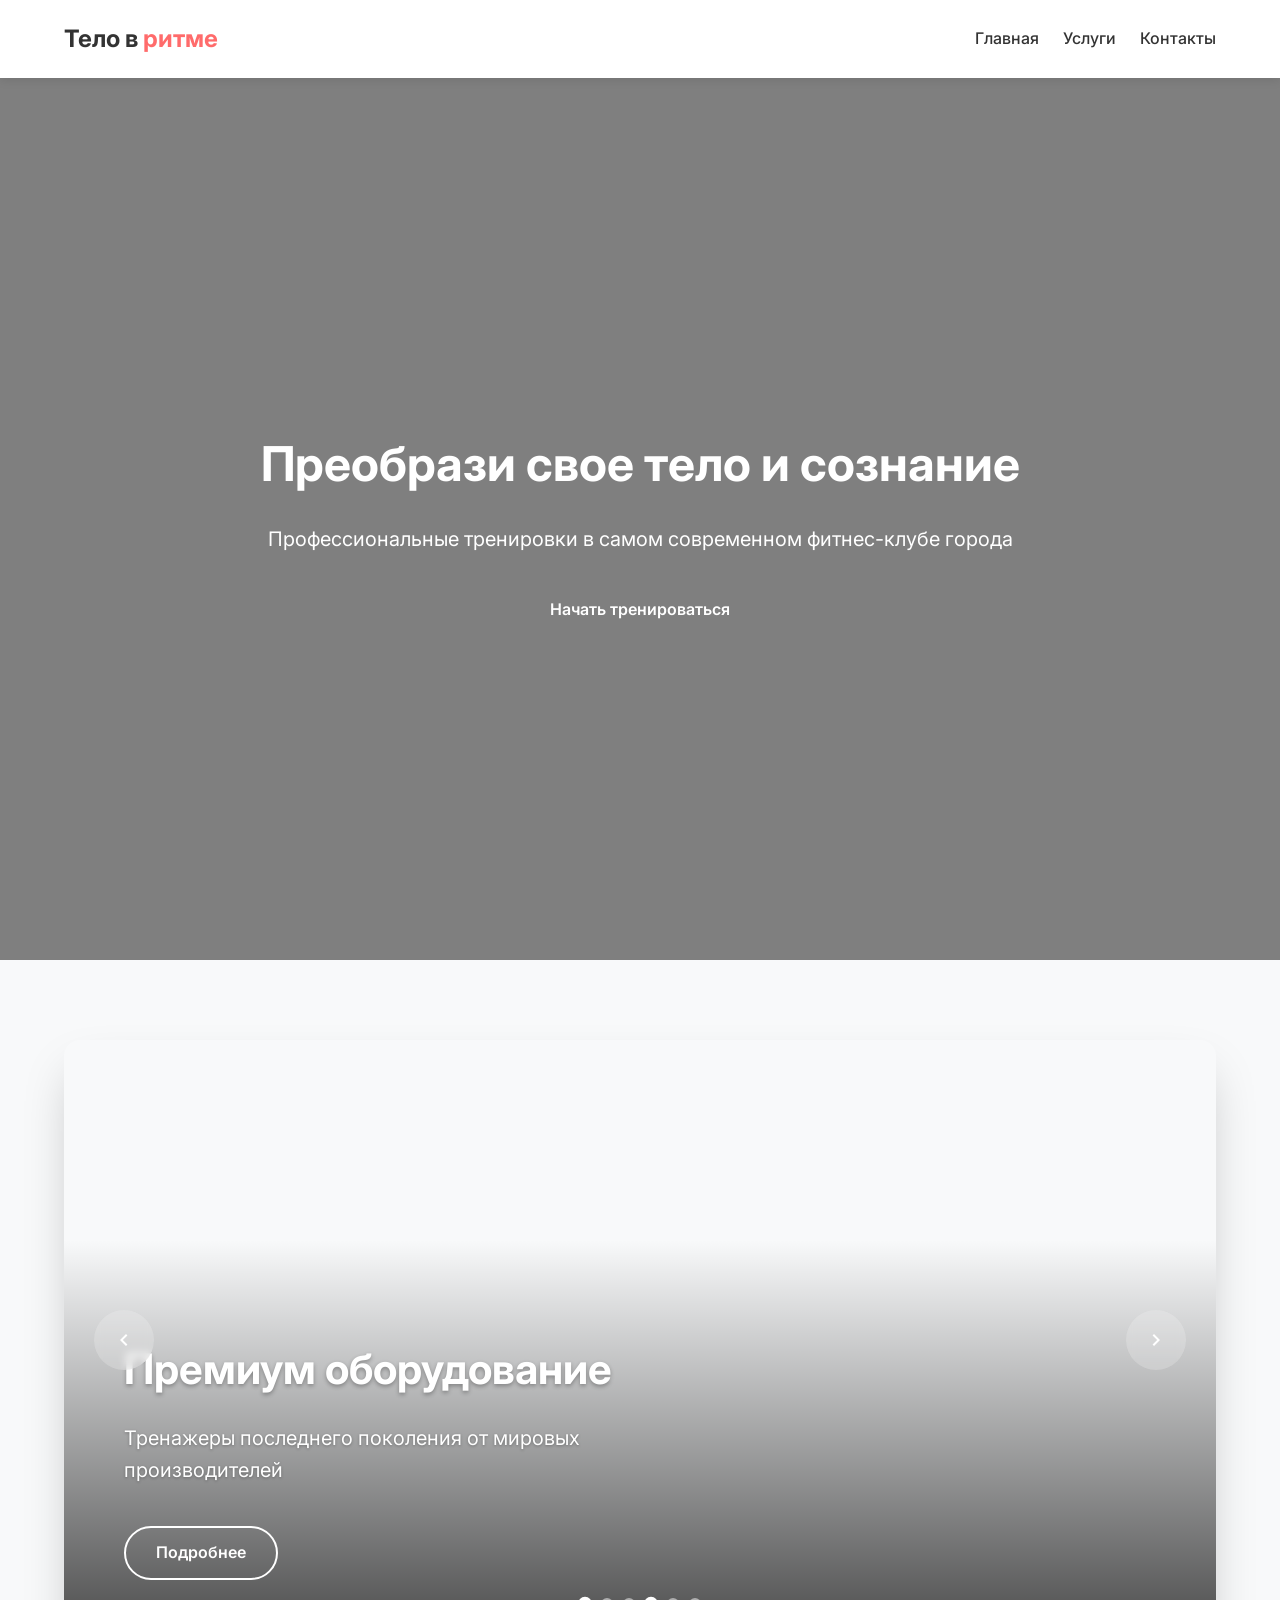
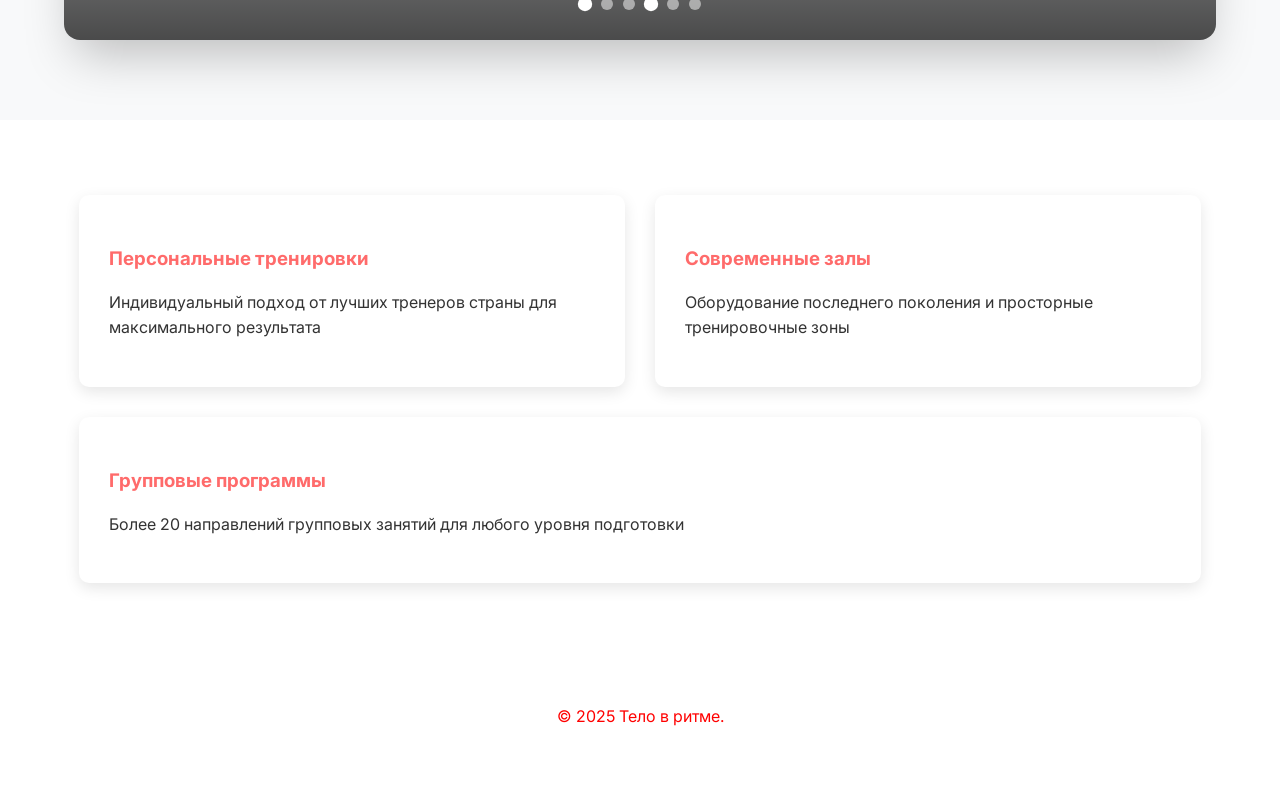
<file: index.html>
<!DOCTYPE html>
<html lang="ru">
<head>
  <meta charset="UTF-8">
  <meta name="viewport" content="width=device-width, initial-scale=1.0">
  <title>Тело в ритме | Премиум фитнес-клуб</title>
  <link href="https://fonts.googleapis.com/css2?family=Inter:wght@400;500;600;700&display=swap" rel="stylesheet">
  <link rel="stylesheet" href="style.css">
</head>
<body>
  <header>
    <div class="container header-content">
      <div class="logo">Тело в <span>ритме</span></div>
      <nav>
        <a href="index.html">Главная</a>
        <a href="services.html">Услуги</a>
        <a href="contacts.html">Контакты</a>
      </nav>
    </div>
  </header>
  <section class="hero">
    <div class="container">
      <div class="hero-content fade-in">
        <h1>Преобрази свое тело и сознание</h1>
        <p>Профессиональные тренировки в самом современном фитнес-клубе города</p>
        <a href="services.html" class="btn">Начать тренироваться</a>
      </div>
    </div>
  </section>
  <section class="slider-section">
  <div class="container">
    <div class="slider">
      <!-- Слайд 1 -->
      <div class="slide active">
        <div class="slide-image" style="background-image: url('https://images.unsplash.com/photo-1571902943202-507ec2618e8f?ixlib=rb-4.0.3&ixid=M3wxMjA3fDB8MHxwaG90by1wYWdlfHx8fGVufDB8fHx8fA%3D%3D&auto=format&fit=crop&w=1450&q=80');"></div>
        <div class="slide-content">
          <h2>Премиум оборудование</h2>
          <p>Тренажеры последнего поколения от мировых производителей</p>
          <a href="#" class="btn btn-slide">Подробнее</a>
        </div>
      </div>
      
      <!-- Слайд 2 -->
      <div class="slide">
        <div class="slide-image" style="background-image: url('https://images.unsplash.com/photo-1571019614242-c5c5dee9f50b?ixlib=rb-1.2.1&auto=format&fit=crop&w=1350&q=80');"></div>
        <div class="slide-content">
          <h2>Групповые занятия</h2>
          <p>20+ направлений для любого уровня подготовки</p>
          <a href="#" class="btn btn-slide">Подробнее</a>
        </div>
      </div>
      
      <!-- Слайд 3 -->
      <div class="slide">
        <div class="slide-image" style="background-image: url('https://images.unsplash.com/photo-1538805060514-97d9cc17730c?ixlib=rb-1.2.1&auto=format&fit=crop&w=1350&q=80');"></div>
        <div class="slide-content">
          <h2>Персональный подход</h2>
          <p>Индивидуальные программы от лучших тренеров</p>
          <a href="#" class="btn btn-slide">Подробнее</a>
        </div>
      </div>
      
      <!-- Навигационные точки -->
      <div class="slider-dots"></div>
      
      <!-- Кнопки управления -->
      <button class="slider-nav prev-btn">
        <svg width="24" height="24" viewBox="0 0 24 24"><path d="M15.41 16.59L10.83 12l4.58-4.59L14 6l-6 6 6 6 1.41-1.41z"/></svg>
      </button>
      <button class="slider-nav next-btn">
        <svg width="24" height="24" viewBox="0 0 24 24"><path d="M8.59 16.59L13.17 12 8.59 7.41 10 6l6 6-6 6-1.41-1.41z"/></svg>
      </button>
    </div>
  </div>
</section>
  <main class="container">
    <section class="features">
      <div class="feature-card fade-in">
        <h3>Персональные тренировки</h3>
        <p>Индивидуальный подход от лучших тренеров страны для максимального результата</p>
      </div>
      <div class="feature-card fade-in">
        <h3>Современные залы</h3>
        <p>Оборудование последнего поколения и просторные тренировочные зоны</p>
      </div>
      <div class="feature-card fade-in">
        <h3>Групповые программы</h3>
        <p>Более 20 направлений групповых занятий для любого уровня подготовки</p>
      </div>
    </section>
  </main>
  <footer>
    <div class="container">
      <p>© 2025 Тело в ритме.</p>
    </div>
  </footer>
  <script src="script.js"></script>
</body>
</html>
</file>
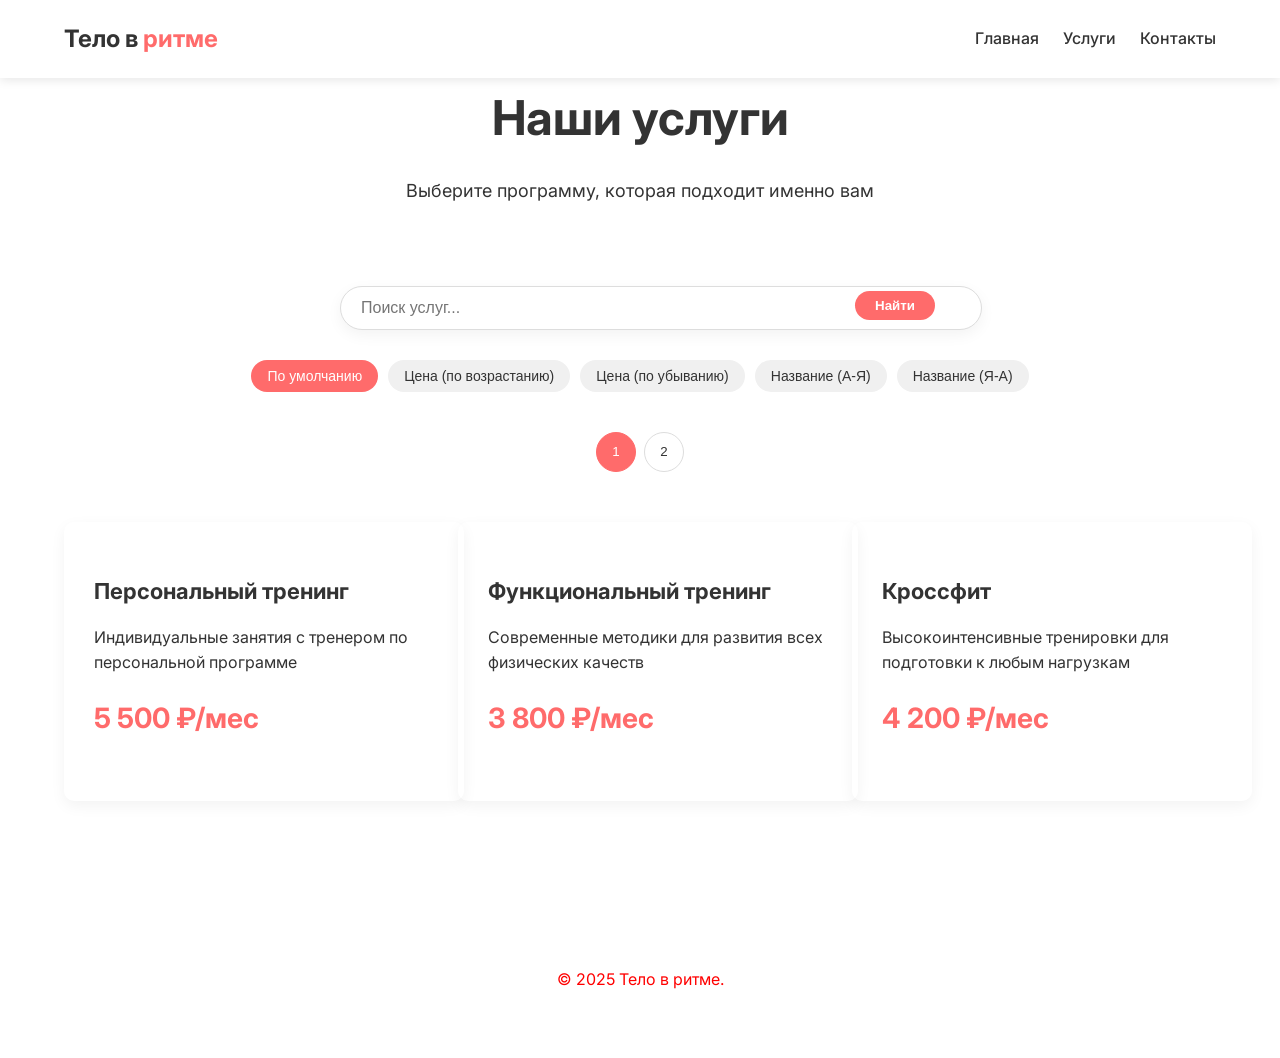
<file: services.html>
<!DOCTYPE html>
<html lang="ru">
<head>
  <meta charset="UTF-8">
  <meta name="viewport" content="width=device-width, initial-scale=1.0">
  <title>Тело в ритме | Наши услуги</title>
  <link href="https://fonts.googleapis.com/css2?family=Inter:wght@400;500;600;700&display=swap" rel="stylesheet">
  <link rel="stylesheet" href="style.css">
  <script src="script.js"></script>
</head>
<body>
  <header>
    <div class="container header-content">
      <div class="logo">Тело в <span>ритме</span></div>
      <nav>
  <a href="index.html">Главная</a>
  <a href="services.html">Услуги</a>
  <a href="contacts.html">Контакты</a>
</nav>
    </div>
  </header>

  <main class="container">
    <section class="services-header">
      <h1>Наши услуги</h1>
      <p>Выберите программу, которая подходит именно вам</p>
    </section>

    <div class="search-container">
  <input type="text" placeholder="Поиск услуг...">
  <button class="btn">Найти</button>
</div>

<div class="sort-options">
  <button class="sort-btn active" data-sort="default">По умолчанию</button>
  <button class="sort-btn" data-sort="price-asc">Цена (по возрастанию)</button>
  <button class="sort-btn" data-sort="price-desc">Цена (по убыванию)</button>
  <button class="sort-btn" data-sort="name-asc">Название (А-Я)</button>
  <button class="sort-btn" data-sort="name-desc">Название (Я-А)</button>
</div>
<div class="pagination">
  <button class="page-btn active">1</button>
  <button class="page-btn">2</button>
  <button class="page-btn">3</button>
</div>

    <div class="service-list">
      <div class="service-item" data-price="5500" data-name="Персональный тренинг" data-category="personal">
        <a href="personal-training.html" class="service-link">
          <div class="service-details">
            <h3>Персональный тренинг</h3>
            <p>Индивидуальные занятия с тренером по персональной программе</p>
            <div class="price">5 500 ₽/мес</div>
          </div>
        </a>
      </div>
      
      <div class="service-item" data-price="3800" data-name="Функциональный тренинг" data-category="group">
        <div class="service-details">
          <h3>Функциональный тренинг</h3>
          <p>Современные методики для развития всех физических качеств</p>
          <div class="price">3 800 ₽/мес</div>
        </div>
      </div>
      
      <div class="service-item" data-price="4200" data-name="Кроссфит" data-category="group">
        <div class="service-details">
          <h3>Кроссфит</h3>
          <p>Высокоинтенсивные тренировки для подготовки к любым нагрузкам</p>
          <div class="price">4 200 ₽/мес</div>
        </div>
      </div>
      
      <div class="service-item" data-price="3500" data-name="Йога" data-category="group">
        <div class="service-details">
          <h3>Йога</h3>
          <p>Классические и современные направления йоги для тела и духа</p>
          <div class="price">3 500 ₽/мес</div>
        </div>
      </div>
      
      <div class="service-item" data-price="3200" data-name="Пилатес" data-category="group">
        <div class="service-details">
          <h3>Пилатес</h3>
          <p>Укрепление мышечного корсета и развитие гибкости</p>
          <div class="price">3 200 ₽/мес</div>
        </div>
      </div>
      
      <div class="service-item" data-price="4500" data-name="Тренажерный зал" data-category="gym">
        <div class="service-details">
          <h3>Тренажерный зал</h3>
          <p>Доступ ко всем тренажерам и оборудованию клуба</p>
          <div class="price">4 500 ₽/мес</div>
        </div>
      </div>
    </div>

    <div class="pagination">
      <button class="page-btn active">1</button>
      <button class="page-btn">2</button>
      <button class="page-btn">3</button>
    </div>
  </main>

  <footer>
    <div class="container">
      <p>© 2025 Тело в ритме.</p>
    </div>
  </footer>
</body>
</html>
</file>
<file: style.css>
/* Общие стили */
body {
  font-family: 'Inter', sans-serif;
  margin: 0;
  padding: 0;
  color: #333;
  line-height: 1.6;
}
.container {
  width: 90%;
  max-width: 1200px;
  margin: 0 auto;
}
header {
  background-color: #fff;
  box-shadow: 0 2px 10px rgba(0, 0, 0, 0.1);
  padding: 20px 0;
  position: fixed;
  width: 100%;
  top: 0;
  z-index: 1000;
}
.header-content {
  display: flex;
  justify-content: space-between;
  align-items: center;
}
.logo {
  font-size: 24px;
  font-weight: 700;
}
.logo span {
  color: #ff6b6b;
}
nav a {
  margin-left: 20px;
  text-decoration: none;
  color: #333;
  font-weight: 500;
}
nav a.active {
  color: #ff6b6b;
  font-weight: 600;
}
.hero {
  background: linear-gradient(rgba(0, 0, 0, 0.5), rgba(0, 0, 0, 0.5)), url('https://png.pngtree.com/thumb_back/fw800/background/20241210/pngtree-modern-gym-with-dramatic-red-lights-creating-an-intense-atmosphere-for-image_16730154.jpg') no-repeat center center/cover;
  height: 100vh;
  display: flex;
  align-items: center;
  color: white;
  text-align: center;
  margin-top: 0;
  padding-top: 60px;
}
.hero-content {
  max-width: 800px;
  margin: 0 auto;
}
.hero h1 {
  font-size: 48px;
  margin-bottom: 20px;
}
.hero p {
  font-size: 20px;
  margin-bottom: 30px;
}
.btn {
  display: inline-block;
  background-color: #ff6b6b;
  color: white;
  padding: 12px 30px;
  border-radius: 30px;
  text-decoration: none;
  font-weight: 600;
  transition: all 0.3s ease;
}
.btn:hover {
  background-color: #ff5252;
  transform: translateY(-3px);
}
.slider-section {
  padding: 80px 0;
  background-color: #f8f9fa;
}
.slider {
  position: relative;
  height: 500px;
  overflow: hidden;
  border-radius: 15px;
  box-shadow: 0 10px 30px rgba(0, 0, 0, 0.1);
}
.slide {
  position: absolute;
  top: 0;
  left: 0;
  width: 100%;
  height: 100%;
  opacity: 0;
  transition: opacity 0.5s ease;
}
.slide.active {
  opacity: 1;
}
.slide-image {
  position: absolute;
  width: 100%;
  height: 100%;
  background-size: cover;
  background-position: center;
}
.slide-content {
  position: absolute;
  bottom: 0;
  left: 0;
  right: 0;
  padding: 40px;
  background: linear-gradient(transparent, rgba(0, 0, 0, 0.7));
  color: white;
}
.slide-content h2 {
  font-size: 32px;
  margin-bottom: 15px;
}
.slide-content p {
  font-size: 18px;
  margin-bottom: 20px;
}
.btn-slide {
  background-color: transparent;
  border: 2px solid white;
  margin-top: 10px;
}
.btn-slide:hover {
  background-color: rgba(255, 255, 255, 0.2);
}
.features {
  display: flex;
  justify-content: space-between;
  margin: 60px 0;
  flex-wrap: wrap;
}
.feature-card {
  flex: 1;
  min-width: 300px;
  margin: 15px;
  padding: 30px;
  background-color: #fff;
  border-radius: 10px;
  box-shadow: 0 5px 15px rgba(0, 0, 0, 0.1);
  transition: all 0.3s ease;
}
.feature-card:hover {
  transform: translateY(-5px);
  box-shadow: 0 10px 25px rgba(0, 0, 0, 0.15);
}
.feature-card h3 {
  color: #ff6b6b;
  margin-bottom: 15px;
}
/* Основное содержимое */
main {
  margin-top: 80px;
}

/* Заголовок страницы */
.services-header {
  text-align: center;
  margin: 80px 0;
}

.services-header h1 {
  font-size: 48px;
  margin-bottom: 20px;
}

.services-header p {
  font-size: 18px;
  color: var(--text-light);
}

/* Поиск */
.search-container {
  max-width: 600px;
  margin: 0 auto 50px;
  position: relative;
}

.search-container input {
  width: 100%;
  padding: 15px 20px;
  border: none;
  border-radius: 50px;
  box-shadow: 0 5px 15px rgba(0,0,0,0.05);
  font-size: 16px;
}

.search-container button {
  position: absolute;
  right: 5px;
  top: 5px;
  background: var(--primary);
  color: var(--white);
  border: none;
  border-radius: 50px;
  padding: 10px 25px;
  cursor: pointer;
}

.btn {
  display: inline-block;
  background-color: var(--primary);
  color: var(--white);
  padding: 12px 30px;
  border-radius: 30px;
  text-decoration: none;
  font-weight: 600;
  transition: all 0.3s ease;
}

.btn:hover {
  background-color: #ff5252;
  transform: translateY(-3px);
}

/* Сортировка */
.sort-options {
  display: flex;
  gap: 10px;
  margin-bottom: 30px;
  flex-wrap: wrap;
  justify-content: center;
}

.sort-btn {
  padding: 10px 15px;
  border: none;
  border-radius: 30px;
  background-color: #f0f0f0;
  color: var(--text);
  cursor: pointer;
  transition: all 0.3s ease;
  font-weight: 500;
}

.sort-btn:hover {
  background-color: #e0e0e0;
}

.sort-btn.active {
  background-color: var(--primary);
  color: var(--white);
}

/* Карточки услуг */
.service-list {
  display: grid;
  grid-template-columns: repeat(auto-fill, minmax(300px, 1fr));
  gap: 30px;
  margin: 50px 0;
}

.service-item {
  background: var(--white);
  border-radius: 10px;
  overflow: hidden;
  box-shadow: 0 5px 15px rgba(0,0,0,0.05);
  transition: all 0.3s ease;
  width: 400px; 
  margin: 0 auto; 
}

.service-item:hover {
  transform: translateY(-10px);
  box-shadow: 0 15px 30px rgba(0,0,0,0.1);
}

.service-details {
  padding: 30px;
  height: 100%;
  box-sizing: border-box;
}

.service-details h3 {
  font-size: 22px;
  margin-bottom: 10px;
  color: var(--black);
}

.service-details p {
  color: var(--text-light);
  margin-bottom: 20px;
}

.price {
  font-size: 24px;
  font-weight: 700;
  color: var(--primary);
}

.service-link {
  display: block;
  text-decoration: none;
  color: inherit;
  height: 100%;
}

/* Пагинация */
.pagination {
  display: flex;
  justify-content: center;
  gap: 10px;
  margin: 50px 0;
}

.page-btn {
  width: 40px;
  height: 40px;
  border-radius: 50%;
  border: none;
  background: var(--white);
  color: var(--text);
  cursor: pointer;
  transition: all 0.3s ease;
}

.page-btn.active {
  background: var(--primary);
  color: var(--white);
}
/* Подвал */
footer {
  background: var(--black);
  color: var(--white);
  padding: 50px 0;
  text-align: center;
}
footer p {
  color: red
}
/* Стили для страницы детального просмотра услуги */
.service-detail {
  padding: 60px 0;
}

.service-gallery {
  margin-bottom: 40px;
}

.main-image {
  margin-bottom: 20px;
}

.main-image img {
  width: 100%;
  border-radius: 10px;
  box-shadow: 0 5px 15px rgba(0,0,0,0.1);
}

.thumbnails {
  display: flex;
  gap: 10px;
}

.thumbnail {
  width: 80px;
  height: 80px;
  border-radius: 5px;
  overflow: hidden;
  cursor: pointer;
  opacity: 0.7;
  transition: all 0.3s ease;
}

.thumbnail:hover, .thumbnail.active {
  opacity: 1;
  transform: scale(1.05);
}

.thumbnail img {
  width: 100%;
  height: 100%;
  object-fit: cover;
}

.service-info {
  margin-bottom: 60px;
}

.service-info h1 {
  font-size: 36px;
  margin-bottom: 10px;
  color: #333;
}

.price {
  font-size: 28px;
  font-weight: 700;
  color: #ff6b6b;
  margin-bottom: 30px;
}

.description, .features, .trainer {
  margin-bottom: 40px;
}

.description h2, .features h2, .trainer h2, .reviews h2 {
  font-size: 28px;
  margin-bottom: 20px;
  color: #333;
}

.features ul {
  padding-left: 20px;
}

.features li {
  margin-bottom: 10px;
}

.trainer-card {
  display: flex;
  gap: 20px;
  align-items: center;
  background: #f9f9f9;
  padding: 20px;
  border-radius: 10px;
}

.trainer-card img {
  width: 100px;
  height: 100px;
  border-radius: 50%;
  object-fit: cover;
}

.trainer-info h3 {
  margin-bottom: 10px;
  color: #333;
}

.certificates {
  font-size: 14px;
  color: #666;
  margin-top: 10px;
}

.reviews {
  padding-top: 40px;
  border-top: 1px solid #eee;
}

.review-list {
  margin-bottom: 30px;
}

.review {
  background: #fff;
  padding: 20px;
  border-radius: 10px;
  box-shadow: 0 5px 15px rgba(0,0,0,0.05);
  margin-bottom: 20px;
}

.review-header {
  display: flex;
  justify-content: space-between;
  margin-bottom: 15px;
  align-items: center;
}

.review-author {
  font-weight: 600;
}

.review-date {
  color: #666;
  font-size: 14px;
}

.review-rating {
  color: #ffc107;
}

.btn-outline {
  background: transparent;
  border: 2px solid #ff6b6b;
  color: #ff6b6b;
}

.btn-outline:hover {
  background: #ff6b6b;
  color: white;
}

/* Стили для страницы контактов */
.contacts-page {
  padding: 60px 0;
}

.contacts-page h1 {
  text-align: center;
  margin-bottom: 50px;
  font-size: 36px;
}

.contact-grid {
  display: grid;
  grid-template-columns: 1fr 1fr;
  gap: 40px;
}

.contact-form h2, .contact-info h2 {
  font-size: 28px;
  margin-bottom: 20px;
  color: #333;
}

.form-group {
  margin-bottom: 20px;
}

.form-group label {
  display: block;
  margin-bottom: 8px;
  font-weight: 500;
}

.form-group input, .form-group textarea {
  width: 100%;
  padding: 12px 15px;
  border: 1px solid #ddd;
  border-radius: 5px;
  font-family: 'Inter', sans-serif;
}

.form-group textarea {
  resize: vertical;
  min-height: 120px;
}

.map img {
  width: 100%;
  border-radius: 10px;
  margin-bottom: 30px;
}

.contact-details h3 {
  margin: 20px 0 10px;
  color: #333;
}

.social-icons {
  display: flex;
  gap: 15px;
  margin-top: 15px;
}

.social-icons a {
  transition: transform 0.3s ease;
}

.social-icons a:hover {
  transform: translateY(-3px);
}

@media (max-width: 768px) {
  .contact-grid {
    grid-template-columns: 1fr;
  }
}
/* Стили для статической карты */
.static-map {
  margin: 40px 0;
  text-align: center;
}

.static-map h2 {
  font-size: 24px;
  margin-bottom: 20px;
  color: #333;
}

.static-map img {
  width: 100%;
  max-width: 800px;
  height: auto;
  border-radius: 10px;
  box-shadow: 0 5px 15px rgba(0,0,0,0.1);
  border: 1px solid #eee;
}

.map-address {
  margin-top: 15px;
  font-size: 16px;
  color: #666;
  display: flex;
  align-items: center;
  justify-content: center;
  gap: 8px;
}
/* Стили для слайдера */
.slider-section {
  padding: 80px 0;
  position: relative;
}

.slider {
  position: relative;
  height: 600px;
  border-radius: 16px;
  overflow: hidden;
  box-shadow: 0 25px 50px -12px rgba(0, 0, 0, 0.25);
}

.slide {
  position: absolute;
  top: 0;
  left: 0;
  width: 100%;
  height: 100%;
  opacity: 0;
  transition: all 0.8s cubic-bezier(0.77, 0, 0.175, 1);
  transform: scale(0.95);
}

.slide.active {
  opacity: 1;
  transform: scale(1);
  z-index: 1;
}

.slide-image {
  position: absolute;
  width: 100%;
  height: 100%;
  background-size: cover;
  background-position: center;
  filter: brightness(0.8);
}

.slide-content {
  position: absolute;
  bottom: 0;
  left: 0;
  right: 0;
  padding: 60px;
  color: white;
  background: linear-gradient(transparent, rgba(0, 0, 0, 0.7));
  transform: translateY(50px);
  opacity: 0;
  transition: all 0.6s ease 0.3s;
}

.slide.active .slide-content {
  transform: translateY(0);
  opacity: 1;
}

.slide-content h2 {
  font-size: 42px;
  margin-bottom: 15px;
  text-shadow: 0 2px 4px rgba(0,0,0,0.3);
}

.slide-content p {
  font-size: 20px;
  margin-bottom: 30px;
  max-width: 600px;
  text-shadow: 0 1px 3px rgba(0,0,0,0.3);
}

.btn-slide {
  background-color: transparent;
  border: 2px solid white;
  color: white;
  padding: 12px 30px;
  font-weight: 600;
  transition: all 0.3s ease;
}

.btn-slide:hover {
  background-color: rgba(255,255,255,0.2);
}

/* Навигационные кнопки */
.slider-nav {
  position: absolute;
  top: 50%;
  transform: translateY(-50%);
  width: 60px;
  height: 60px;
  background: rgba(255,255,255,0.2);
  border: none;
  border-radius: 50%;
  color: white;
  cursor: pointer;
  z-index: 10;
  display: flex;
  align-items: center;
  justify-content: center;
  transition: all 0.3s ease;
  backdrop-filter: blur(5px);
}

.slider-nav:hover {
  background: rgba(255,255,255,0.3);
  transform: translateY(-50%) scale(1.1);
}

.slider-nav svg {
  width: 24px;
  height: 24px;
  fill: white;
}

.prev-btn {
  left: 30px;
}

.next-btn {
  right: 30px;
}

/* Навигационные точки */
.slider-dots {
  position: absolute;
  bottom: 30px;
  left: 50%;
  transform: translateX(-50%);
  display: flex;
  gap: 10px;
  z-index: 10;
}

.slider-dots .dot {
  width: 12px;
  height: 12px;
  border-radius: 50%;
  background: rgba(255,255,255,0.5);
  cursor: pointer;
  transition: all 0.3s ease;
}

.slider-dots .dot.active {
  background: white;
  transform: scale(1.2);
}

/* Адаптивность */
@media (max-width: 768px) {
  .slider {
    height: 500px;
  }
  
  .slide-content {
    padding: 30px;
  }
  
  .slide-content h2 {
    font-size: 32px;
  }
  
  .slide-content p {
    font-size: 16px;
  }
  
  .slider-nav {
    width: 50px;
    height: 50px;
  }
}
/* Стили для поиска и сортировки */
.search-container {
  position: relative;
  margin-bottom: 30px;
}

.search-container input {
  width: 100%;
  padding: 12px 20px;
  border: 1px solid #ddd;
  border-radius: 30px;
  font-size: 16px;
  transition: all 0.3s ease;
}

.search-container input:focus {
  outline: none;
  border-color: #ff6b6b;
  box-shadow: 0 0 0 2px rgba(255, 107, 107, 0.2);
}

.search-container button {
  position: absolute;
  right: 5px;
  top: 5px;
  background: #ff6b6b;
  color: white;
  border: none;
  border-radius: 25px;
  padding: 7px 20px;
  cursor: pointer;
  transition: all 0.3s ease;
}

.search-container button:hover {
  background: #ff5252;
}

.sort-options {
  display: flex;
  flex-wrap: wrap;
  gap: 10px;
  margin-bottom: 30px;
  justify-content: center;
}

.sort-btn {
  padding: 8px 16px;
  background: #f0f0f0;
  border: none;
  border-radius: 20px;
  cursor: pointer;
  transition: all 0.3s ease;
  font-size: 14px;
}

.sort-btn:hover {
  background: #e0e0e0;
}

.sort-btn.active {
  background: #ff6b6b;
  color: white;
}

/* Стили для пагинации */
.pagination {
  display: flex;
  justify-content: center;
  gap: 8px;
  margin-top: 40px;
}

.page-btn {
  width: 40px;
  height: 40px;
  border-radius: 50%;
  border: 1px solid #ddd;
  background: white;
  color: #333;
  cursor: pointer;
  transition: all 0.3s ease;
  display: flex;
  align-items: center;
  justify-content: center;
}

.page-btn:hover {
  border-color: #ff6b6b;
  color: #ff6b6b;
}

.page-btn.active {
  background: #ff6b6b;
  color: white;
  border-color: #ff6b6b;
}

/* Адаптивность */
@media (max-width: 768px) {
  .sort-options {
    flex-direction: column;
    align-items: center;
  }
  
  .sort-btn {
    width: 100%;
    max-width: 250px;
  }
  
  .service-item {
    width: 100%;
  }
}
/* Стили для формы отзыва */
.review-form {
  background: #fff;
  padding: 25px;
  border-radius: 10px;
  box-shadow: 0 5px 15px rgba(0,0,0,0.05);
  margin-bottom: 30px;
}

.review-form h3 {
  margin-bottom: 20px;
  color: #333;
}

#add-review-form {
  display: flex;
  flex-direction: column;
}

.form-group {
  margin-bottom: 15px;
}

.form-group label {
  display: block;
  margin-bottom: 5px;
  font-weight: 500;
}

.form-group input,
.form-group textarea,
.form-group select {
  width: 100%;
  padding: 10px 15px;
  border: 1px solid #ddd;
  border-radius: 5px;
  font-family: 'Inter', sans-serif;
}

.form-group textarea {
  min-height: 100px;
  resize: vertical;
}

.form-group select {
  appearance: none;
  background-image: url("data:image/svg+xml;charset=UTF-8,%3csvg xmlns='http://www.w3.org/2000/svg' viewBox='0 0 24 24' fill='none' stroke='currentColor' stroke-width='2' stroke-linecap='round' stroke-linejoin='round'%3e%3cpolyline points='6 9 12 15 18 9'%3e%3c/polyline%3e%3c/svg%3e");
  background-repeat: no-repeat;
  background-position: right 10px center;
  background-size: 1em;
}

/* Анимация для миниатюр */
.thumbnail {
  transition: transform 0.3s ease, opacity 0.3s ease;
}

.thumbnail:hover {
  transform: scale(1.1);
}
/* Стили для сообщений об ошибке */
.error-message {
  color: #ff6b6b;
  font-size: 14px;
  margin-top: 5px;
}

/* Стили для невалидных полей */
input:invalid, textarea:invalid {
  border-color: #ff6b6b !important;
}

/* Стили для социальных иконок */
.social-icons a {
  display: inline-block;
  transition: transform 0.3s ease;
}

.social-icons a:hover {
  transform: translateY(-3px) scale(1.1);
}
</file>
